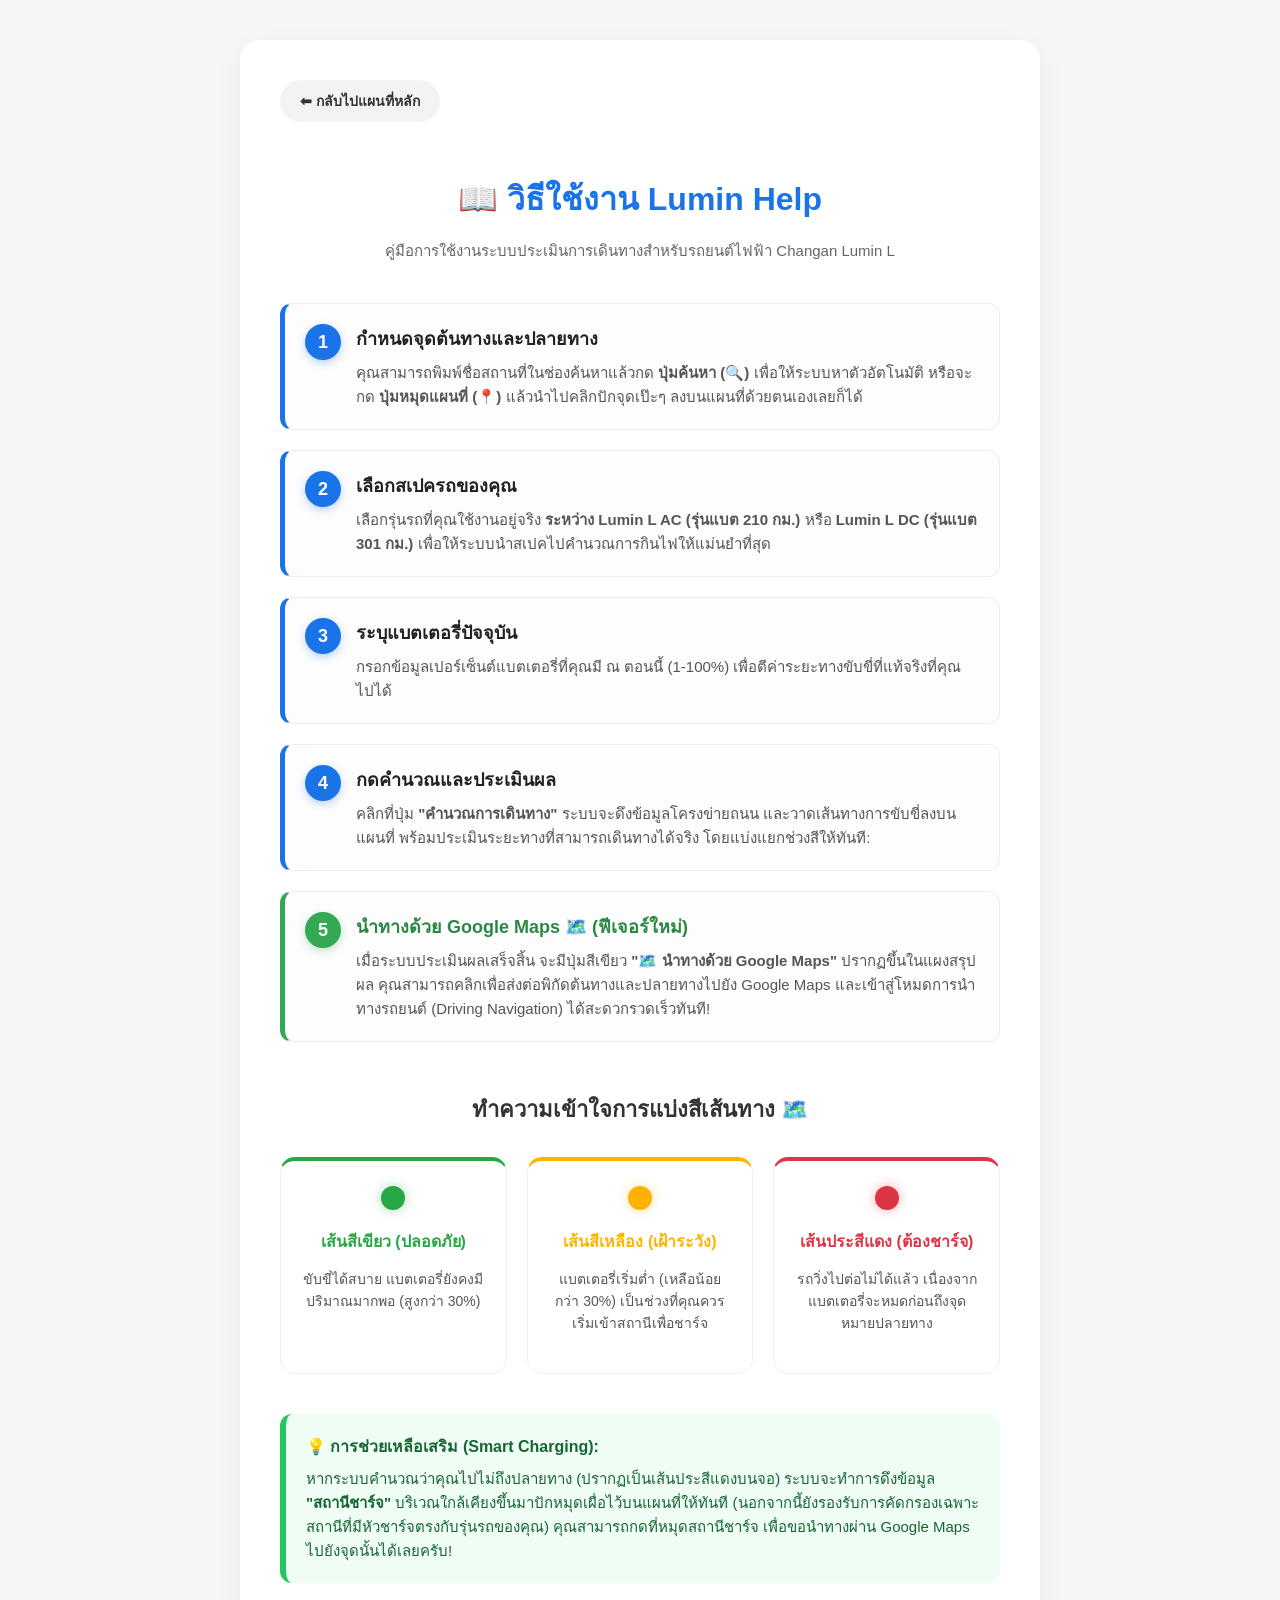
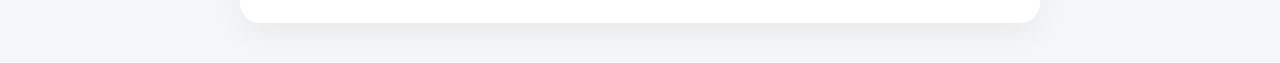
<file: howto.html>
<!DOCTYPE html>
<html lang="th">
<head>
    <meta charset="UTF-8">
    <meta name="viewport" content="width=device-width, initial-scale=1.0">
    <title>วิธีใช้งาน - Lumin Help Trip Planner</title>
    <link rel="stylesheet" href="css/style.css">
    <style>
        /* Specific Extra Styles for How-To Page */
        body {
            display: block; /* Override flex from style.css */
            background-color: #f4f6f8;
            padding: 40px 20px;
            overflow-y: auto;
            height: auto;
        }
        .container {
            max-width: 800px;
            margin: 0 auto;
            background: #fff;
            padding: 40px;
            border-radius: 20px;
            box-shadow: 0 10px 30px rgba(0,0,0,0.05);
        }
        h1 {
            color: #1a73e8;
            text-align: center;
            font-size: 32px;
            margin-bottom: 10px;
        }
        .subtitle {
            text-align: center;
            color: #666;
            margin-bottom: 40px;
            font-size: 15px;
        }
        .step-box {
            display: flex;
            align-items: flex-start;
            background: #fdfdfd;
            border: 1px solid #eee;
            border-radius: 12px;
            padding: 20px;
            margin-bottom: 20px;
            border-left: 5px solid #1a73e8;
            transition: transform 0.2s, box-shadow 0.2s;
        }
        .step-box:hover {
            transform: translateX(5px);
            box-shadow: 0 4px 15px rgba(0,0,0,0.05);
            background: #ffffff;
        }
        .step-number {
            background: #1a73e8;
            color: white;
            width: 36px;
            height: 36px;
            border-radius: 50%;
            display: flex;
            align-items: center;
            justify-content: center;
            font-weight: bold;
            font-size: 18px;
            flex-shrink: 0;
            margin-right: 15px;
            box-shadow: 0 3px 8px rgba(26,115,232,0.3);
        }
        .step-content h3 {
            margin: 0 0 8px 0;
            color: #222;
            font-size: 18px;
        }
        .step-content p {
            margin: 0;
            color: #555;
            line-height: 1.6;
            font-size: 15px;
        }
        .feature-grid {
            display: grid;
            grid-template-columns: repeat(auto-fit, minmax(220px, 1fr));
            gap: 20px;
            margin-top: 30px;
        }
        .feature-card {
            background: #fff;
            border: 1.5px solid #eef2f5;
            padding: 25px 20px;
            border-radius: 15px;
            text-align: center;
            transition: transform 0.2s;
        }
        .feature-card:hover {
            transform: translateY(-5px);
            box-shadow: 0 8px 20px rgba(0,0,0,0.05);
        }
        .color-dot {
            width: 24px;
            height: 24px;
            border-radius: 50%;
            display: inline-block;
            margin-bottom: 15px;
        }
        .back-btn {
            display: inline-flex;
            align-items: center;
            justify-content: center;
            background: #f1f3f4;
            color: #333;
            text-decoration: none;
            padding: 10px 20px;
            border-radius: 30px;
            font-weight: bold;
            font-size: 14px;
            margin-bottom: 30px;
            transition: all 0.2s;
        }
        .back-btn:hover {
            background: #e2e5e9;
            transform: translateY(-2px);
        }
        
        @media (max-width: 768px) {
            body { padding: 20px 15px; }
            .container { padding: 25px; }
            .step-box { flex-direction: column; }
            .step-number { margin-bottom: 12px; }
            h1 { font-size: 26px; }
        }
    </style>
</head>
<body>
    <div class="container">
        <a href="index.html" class="back-btn">⬅ กลับไปแผนที่หลัก</a>
        
        <h1>📖 วิธีใช้งาน Lumin Help</h1>
        <p class="subtitle">คู่มือการใช้งานระบบประเมินการเดินทางสำหรับรถยนต์ไฟฟ้า Changan Lumin L</p>

        <div class="step-box">
            <div class="step-number">1</div>
            <div class="step-content">
                <h3>กำหนดจุดต้นทางและปลายทาง</h3>
                <p>คุณสามารถพิมพ์ชื่อสถานที่ในช่องค้นหาแล้วกด <b>ปุ่มค้นหา (🔍)</b> เพื่อให้ระบบหาตัวอัตโนมัติ หรือจะกด <b>ปุ่มหมุดแผนที่ (📍)</b> แล้วนำไปคลิกปักจุดเป๊ะๆ ลงบนแผนที่ด้วยตนเองเลยก็ได้</p>
            </div>
        </div>

        <div class="step-box">
            <div class="step-number">2</div>
            <div class="step-content">
                <h3>เลือกสเปครถของคุณ</h3>
                <p>เลือกรุ่นรถที่คุณใช้งานอยู่จริง <b>ระหว่าง Lumin L AC (รุ่นแบต 210 กม.)</b> หรือ <b>Lumin L DC (รุ่นแบต 301 กม.)</b> เพื่อให้ระบบนำสเปคไปคำนวณการกินไฟให้แม่นยำที่สุด</p>
            </div>
        </div>

        <div class="step-box">
            <div class="step-number">3</div>
            <div class="step-content">
                <h3>ระบุแบตเตอรี่ปัจจุบัน</h3>
                <p>กรอกข้อมูลเปอร์เซ็นต์แบตเตอรี่ที่คุณมี ณ ตอนนี้ (1-100%) เพื่อตีค่าระยะทางขับขี่ที่แท้จริงที่คุณไปได้</p>
            </div>
        </div>

        <div class="step-box">
            <div class="step-number">4</div>
            <div class="step-content">
                <h3>กดคำนวณและประเมินผล</h3>
                <p>คลิกที่ปุ่ม <b>"คำนวณการเดินทาง"</b> ระบบจะดึงข้อมูลโครงข่ายถนน และวาดเส้นทางการขับขี่ลงบนแผนที่ พร้อมประเมินระยะทางที่สามารถเดินทางได้จริง โดยแบ่งแยกช่วงสีให้ทันที:</p>
            </div>
        </div>

        <div class="step-box" style="border-left: 5px solid #34a853;">
            <div class="step-number" style="background: #34a853; box-shadow: 0 3px 8px rgba(52, 168, 83, 0.3);">5</div>
            <div class="step-content">
                <h3 style="color: #2b8842;">นำทางด้วย Google Maps 🗺️ (ฟีเจอร์ใหม่)</h3>
                <p>เมื่อระบบประเมินผลเสร็จสิ้น จะมีปุ่มสีเขียว <b>"🗺️ นำทางด้วย Google Maps"</b> ปรากฏขึ้นในแผงสรุปผล คุณสามารถคลิกเพื่อส่งต่อพิกัดต้นทางและปลายทางไปยัง Google Maps และเข้าสู่โหมดการนำทางรถยนต์ (Driving Navigation) ได้สะดวกรวดเร็วทันที!</p>
            </div>
        </div>

        <h2 style="text-align: center; margin-top: 50px; margin-bottom: 10px; color: #333; font-size: 22px;">ทำความเข้าใจการแบ่งสีเส้นทาง 🗺️</h2>
        <div class="feature-grid">
            <div class="feature-card" style="border-top: 4px solid #28a745;">
                <div class="color-dot" style="background-color: #28a745; box-shadow: 0 0 12px rgba(40,167,69,0.4);"></div>
                <h4 style="margin:0 0 10px 0; color: #28a745; font-size: 16px;">เส้นสีเขียว (ปลอดภัย)</h4>
                <p style="font-size: 14px; color: #555;">ขับขี่ได้สบาย แบตเตอรี่ยังคงมีปริมาณมากพอ (สูงกว่า 30%)</p>
            </div>
            
            <div class="feature-card" style="border-top: 4px solid #ffb300;">
                <div class="color-dot" style="background-color: #ffb300; box-shadow: 0 0 12px rgba(255,179,0,0.4);"></div>
                <h4 style="margin:0 0 10px 0; color: #ffb300; font-size: 16px;">เส้นสีเหลือง (เฝ้าระวัง)</h4>
                <p style="font-size: 14px; color: #555;">แบตเตอรี่เริ่มต่ำ (เหลือน้อยกว่า 30%) เป็นช่วงที่คุณควรเริ่มเข้าสถานีเพื่อชาร์จ</p>
            </div>

            <div class="feature-card" style="border-top: 4px solid #dc3545;">
                <div class="color-dot" style="background-color: #dc3545; box-shadow: 0 0 12px rgba(220,53,69,0.4);"></div>
                <h4 style="margin:0 0 10px 0; color: #dc3545; font-size: 16px;">เส้นประสีแดง (ต้องชาร์จ)</h4>
                <p style="font-size: 14px; color: #555;">รถวิ่งไปต่อไม่ได้แล้ว เนื่องจากแบตเตอรี่จะหมดก่อนถึงจุดหมายปลายทาง</p>
            </div>
        </div>
        
        <div style="margin-top: 40px; background: #f0fdf4; color: #166534; padding: 20px; border-radius: 12px; border-left: 6px solid #22c55e;">
            <strong style="font-size: 16px;">💡 การช่วยเหลือเสริม (Smart Charging):</strong><br>
            <span style="font-size: 15px; line-height: 1.6; display: block; margin-top: 8px;">หากระบบคำนวณว่าคุณไปไม่ถึงปลายทาง (ปรากฏเป็นเส้นประสีแดงบนจอ) ระบบจะทำการดึงข้อมูล <b>"สถานีชาร์จ"</b> บริเวณใกล้เคียงขึ้นมาปักหมุดเผื่อไว้บนแผนที่ให้ทันที (นอกจากนี้ยังรองรับการคัดกรองเฉพาะสถานีที่มีหัวชาร์จตรงกับรุ่นรถของคุณ) คุณสามารถกดที่หมุดสถานีชาร์จ เพื่อขอนำทางผ่าน Google Maps ไปยังจุดนั้นได้เลยครับ!</span>
        </div>

    </div>
</body>
</html>
</file>
<file: css/style.css>
/* รีเซ็ตค่าเริ่มต้น */
* {
    box-sizing: border-box;
}

body {
    margin: 0;
    padding: 0;
    display: flex;
    height: 100vh;
    font-family: 'Segoe UI', Tahoma, Geneva, Verdana, sans-serif;
    background-color: #f4f6f8;
}

/* แผงควบคุมด้านซ้าย */
.sidebar {
    width: 380px; /* ขยายให้กว้างขึ้นเล็กน้อยเพื่อเพิ่มพื้นที่วางข้อมูล */
    padding: 25px;
    background-color: #ffffff;
    box-shadow: 2px 0 15px rgba(0, 0, 0, 0.08);
    z-index: 1000;
    overflow-y: auto;
    display: flex;
    flex-direction: column;
    transition: all 0.3s ease-in-out;
}

.sidebar h2 {
    margin-top: 0;
    margin-bottom: 5px;
    color: #1a73e8;
    font-size: 24px;
}

.form-group {
    margin-bottom: 16px;
}

.form-group label {
    display: block;
    margin-bottom: 6px;
    font-weight: 600;
    font-size: 14px;
    color: #333;
}

.form-group input,
.form-group select {
    width: 100%;
    padding: 12px;
    border: 1.5px solid #e0e0e0;
    border-radius: 8px;
    font-size: 15px;
    outline: none;
    transition: border-color 0.2s;
}

.form-group input:focus,
.form-group select:focus {
    border-color: #1a73e8;
}

.btn-calculate {
    background-color: #1a73e8;
    color: white;
    border: none;
    padding: 14px;
    border-radius: 8px;
    font-size: 16px;
    cursor: pointer;
    font-weight: bold;
    margin-top: 15px;
    transition: background-color 0.3s, transform 0.1s;
    box-shadow: 0 4px 10px rgba(26, 115, 232, 0.2);
}

.btn-calculate:hover {
    background-color: #1557b0;
}

.btn-calculate:active {
    transform: scale(0.98);
}

.btn-share-gmaps {
    background-color: #34a853;
    color: white;
    border: none;
    padding: 12px;
    border-radius: 8px;
    font-size: 15px;
    cursor: pointer;
    font-weight: bold;
    width: 100%;
    margin-top: 15px;
    display: flex;
    align-items: center;
    justify-content: center;
    gap: 8px;
    transition: background-color 0.3s, transform 0.1s;
    box-shadow: 0 4px 10px rgba(52, 168, 83, 0.2);
}

.btn-share-gmaps:hover {
    background-color: #2b8842;
}

.btn-share-gmaps:active {
    transform: scale(0.98);
}

.btn-pin {
    background-color: #f8f9fa;
    border: 1.5px solid #e0e0e0;
    border-radius: 8px;
    padding: 0 14px;
    cursor: pointer;
    font-size: 18px;
    transition: all 0.2s;
    display: flex;
    align-items: center;
    justify-content: center;
}

.btn-pin:hover {
    background-color: #e8eaed;
    border-color: #d1d1d1;
}

.btn-pin.active {
    background-color: #e8f0fe;
    border-color: #1a73e8;
    color: #1a73e8;
    box-shadow: 0 0 0 2px rgba(26, 115, 232, 0.2);
}

/* กล่องแสดงผลลัพธ์ */
.result-box {
    margin-top: 25px;
    padding: 18px;
    background-color: #f8f9fa;
    border-radius: 10px;
    border-left: 5px solid #1a73e8;
    box-shadow: 0 2px 8px rgba(0,0,0,0.05);
}

.result-box h3 {
    margin-top: 0;
    font-size: 17px;
    color: #222;
}

.warning-text {
    margin-top: 12px;
    font-weight: 600;
    font-size: 14px;
    padding: 12px;
    border-radius: 6px;
    line-height: 1.4;
}

/* พื้นที่แผนที่ทางขวา */
#map {
    flex-grow: 1;
    height: 100vh;
    z-index: 1;
}

/* ปรับแต่ง Scrollbar สวยงาม */
::-webkit-scrollbar {
    width: 6px;
}
::-webkit-scrollbar-track {
    background: transparent; 
}
::-webkit-scrollbar-thumb {
    background: #ccc; 
    border-radius: 10px;
}
::-webkit-scrollbar-thumb:hover {
    background: #999; 
}

/* -------------------------------------------
   RESPONSIVE DESIGN (ปรับเพื่อรองรับมือถือและอุปกรณ์อื่น)
   ------------------------------------------- */
@media screen and (max-width: 768px) {
    body {
        flex-direction: column;
    }

    #map {
        width: 100vw;
        height: 48vh; /* แผนที่ใช้พื้นที่ด้านบนครึ่งนึง */
        flex-grow: 0;
    }

    .sidebar {
        width: 100vw;
        height: 52vh; /* ควบคุมพาเนลให้อยู่ด้านล่าง */
        max-height: 52vh;
        padding: 20px;
        border-radius: 20px 20px 0 0; /* ขอบมนด้านบนแสดงความเป็น Bottom Sheet */
        box-shadow: 0 -4px 15px rgba(0, 0, 0, 0.1);
        z-index: 1000;
        margin-top: -15px; /* ดึงขึ้นมาทับแผนที่เล็กน้อย */
    }

    /* เส้นลาก (Drag handle) เลียนแบบแอปมือถือ */
    .sidebar::before {
        content: "";
        display: block;
        width: 45px;
        height: 5px;
        background-color: #ddd;
        border-radius: 4px;
        margin: 0 auto 15px auto;
    }

    .sidebar h2 {
        font-size: 20px;
    }

    .form-group label {
        font-size: 13px;
    }

    .form-group input,
    .form-group select {
        padding: 10px;
        font-size: 16px; /* เพื่อป้องกัน iPhone ซูมหน้าจออัตโนมัติ ต้องตั้งไซส์ 16 ขึ้นไป */
    }

    .btn-calculate {
        padding: 12px;
        font-size: 16px;
    }
}
</file>
